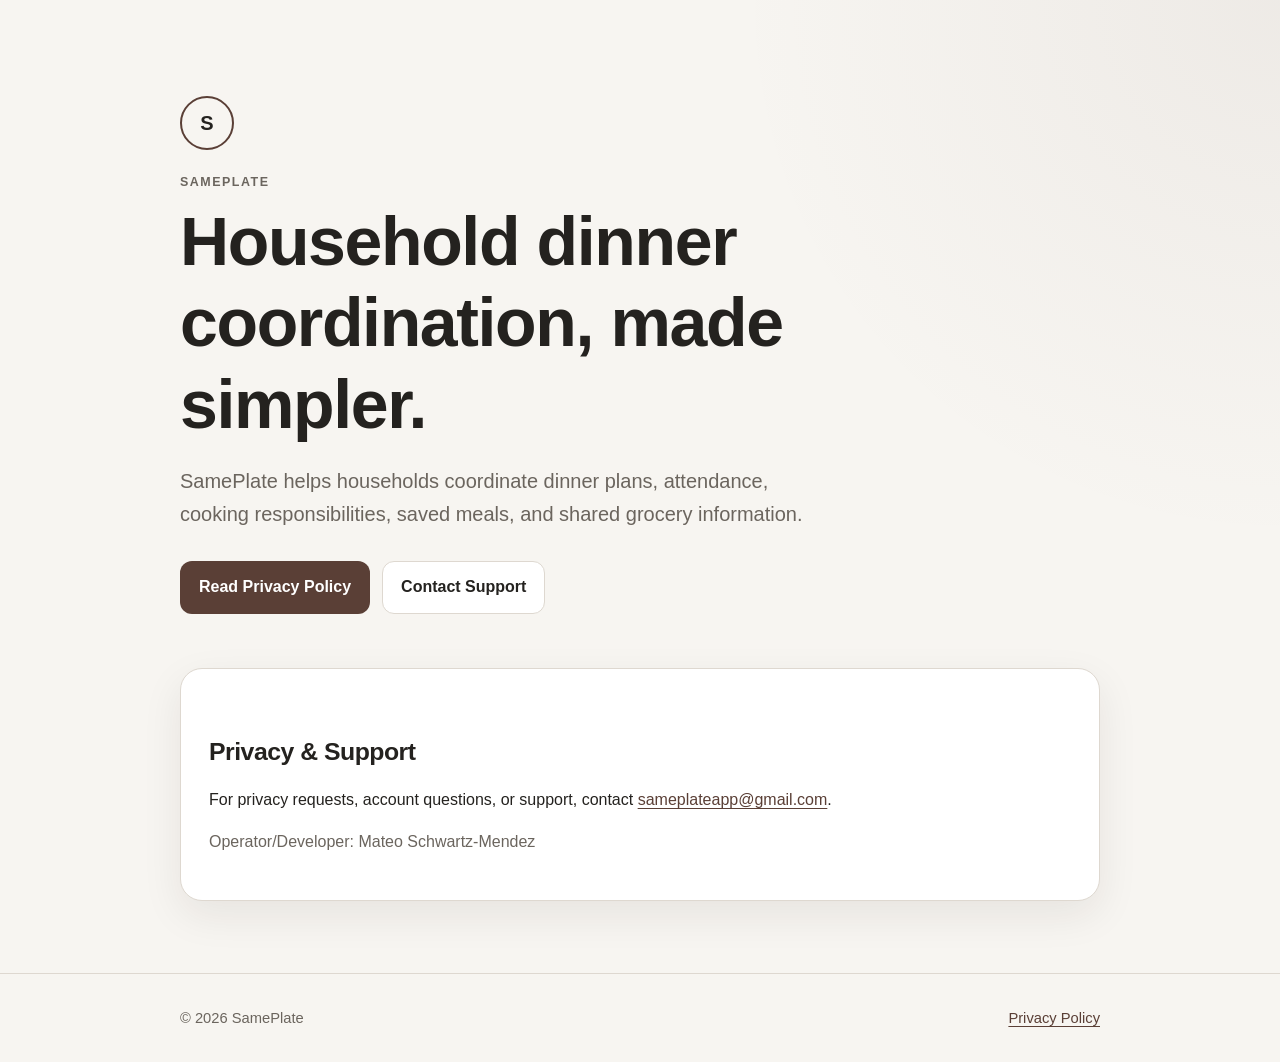
<file: index.html>
<!doctype html>
<html lang="en">
<head>
  <meta charset="utf-8">
  <meta name="viewport" content="width=device-width, initial-scale=1">
  <title>SamePlate</title>
  <meta name="description" content="Privacy and support information for SamePlate.">
  <link rel="stylesheet" href="styles.css">
</head>
<body>
  <main class="shell">
    <section class="hero">
      <div class="brand-mark" aria-hidden="true">S</div>
      <p class="eyebrow">SamePlate</p>
      <h1>Household dinner coordination, made simpler.</h1>
      <p class="lead">
        SamePlate helps households coordinate dinner plans, attendance, cooking responsibilities,
        saved meals, and shared grocery information.
      </p>

      <div class="actions">
        <a class="button primary" href="privacy/">Read Privacy Policy</a>
        <a class="button secondary" href="mailto:sameplateapp@gmail.com">Contact Support</a>
      </div>
    </section>

    <section class="card" aria-labelledby="support-heading">
      <h2 id="support-heading">Privacy &amp; Support</h2>
      <p>
        For privacy requests, account questions, or support, contact
        <a href="mailto:sameplateapp@gmail.com">sameplateapp@gmail.com</a>.
      </p>
      <p class="muted">Operator/Developer: Mateo Schwartz-Mendez</p>
    </section>
  </main>

  <footer>
    <div class="shell footer-inner">
      <span>© 2026 SamePlate</span>
      <a href="privacy/">Privacy Policy</a>
    </div>
  </footer>
</body>
</html>
</file>
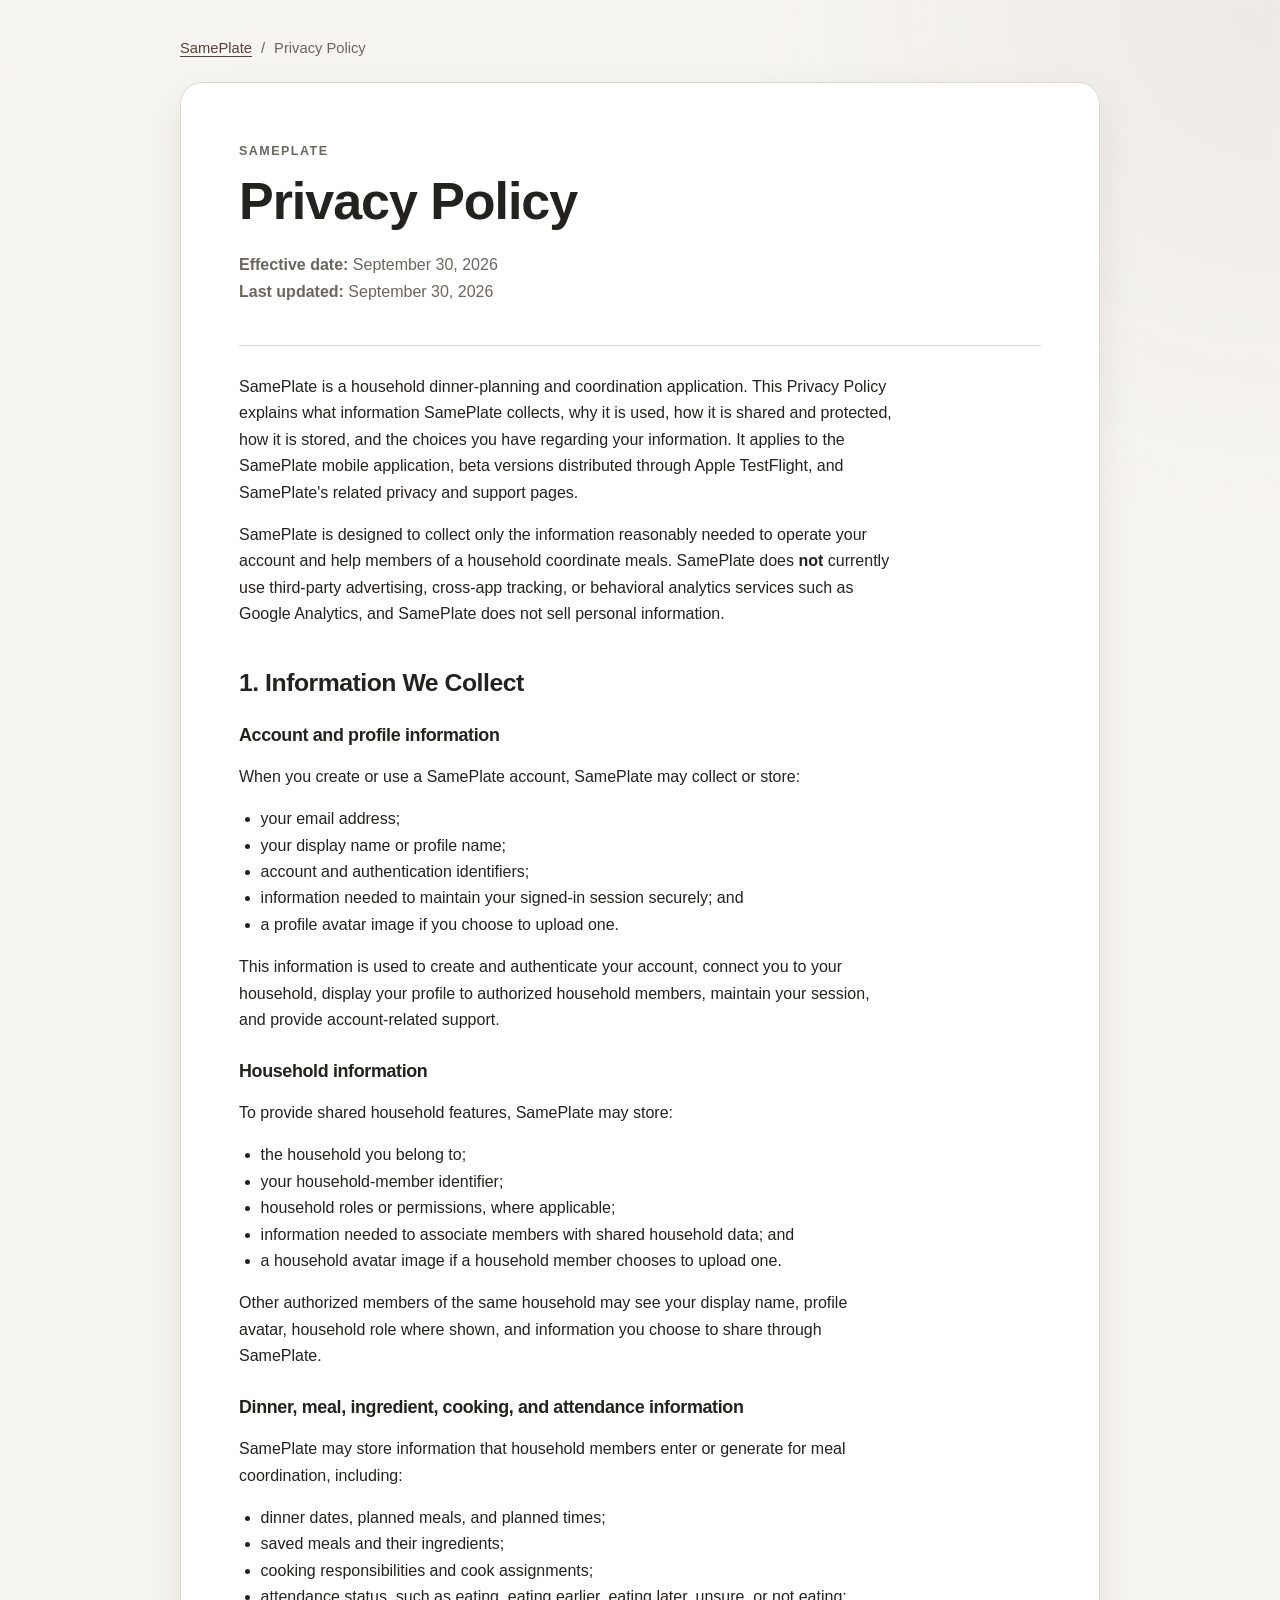
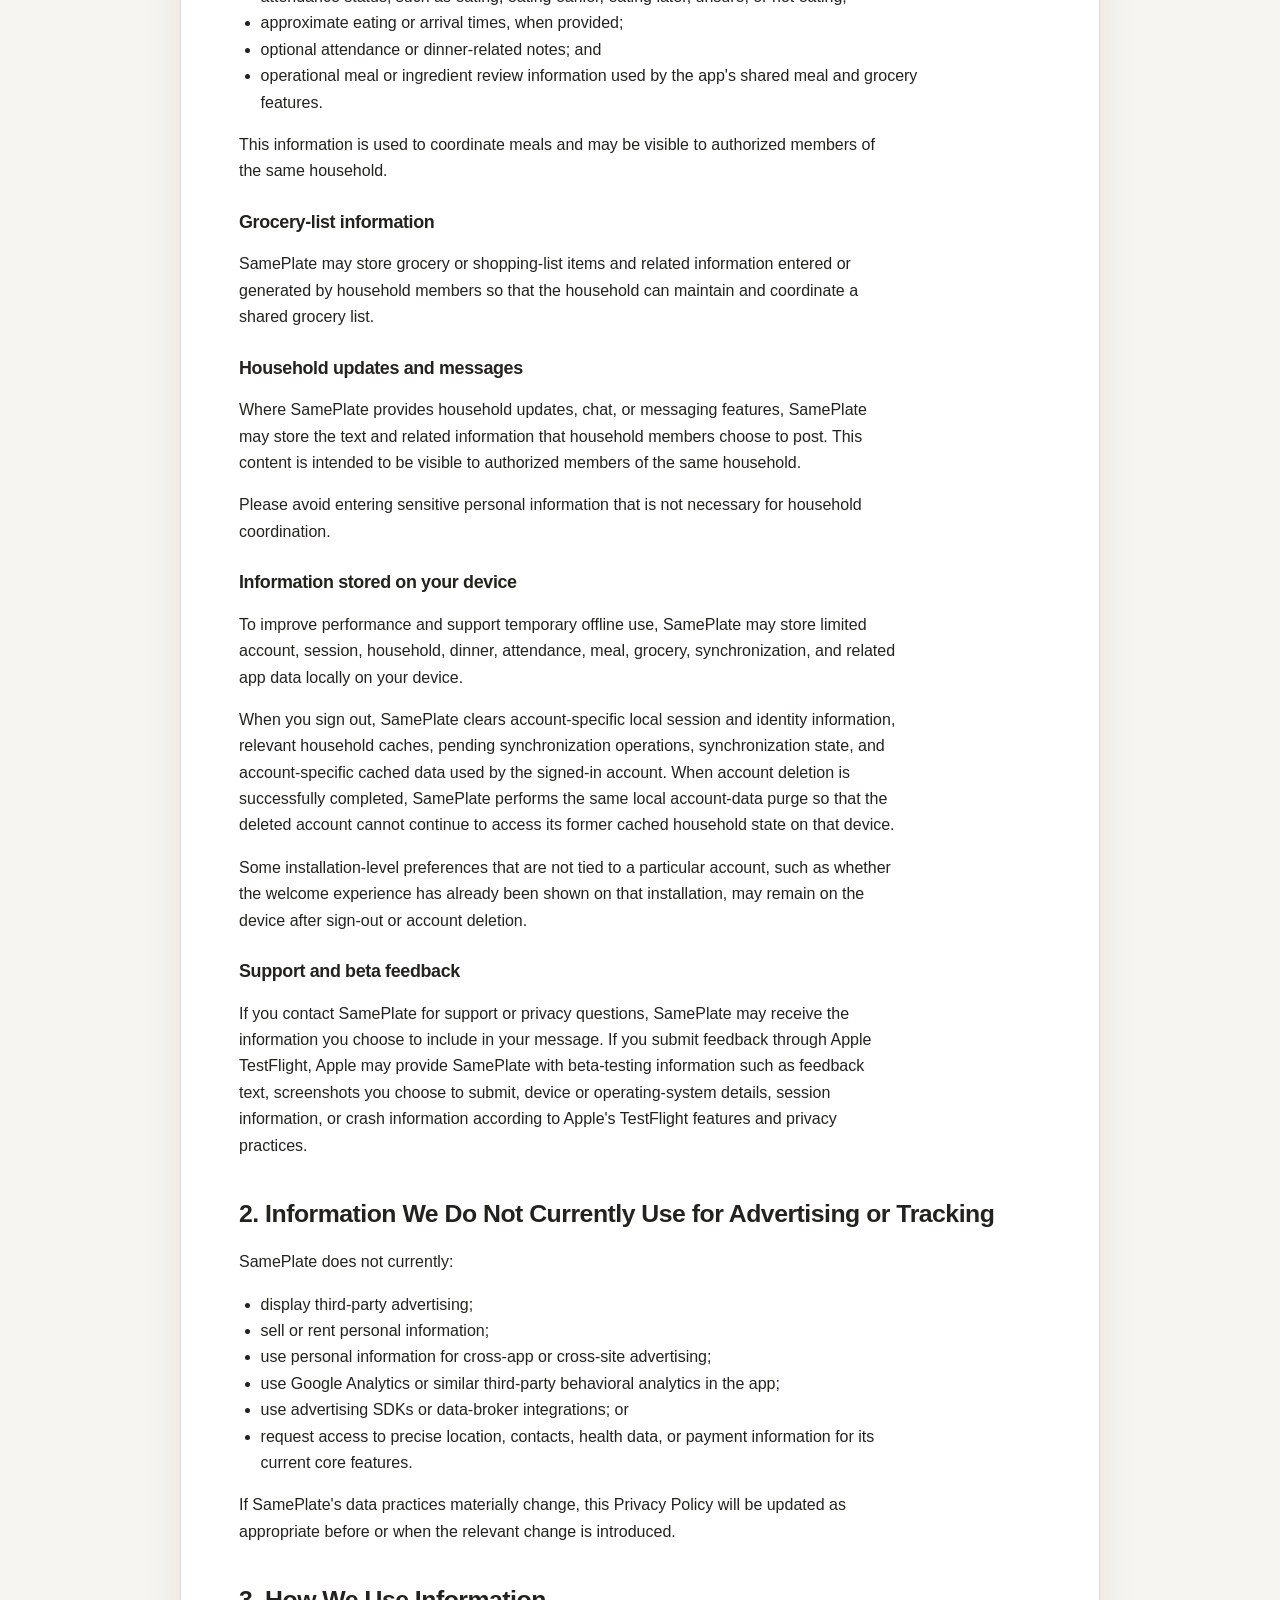
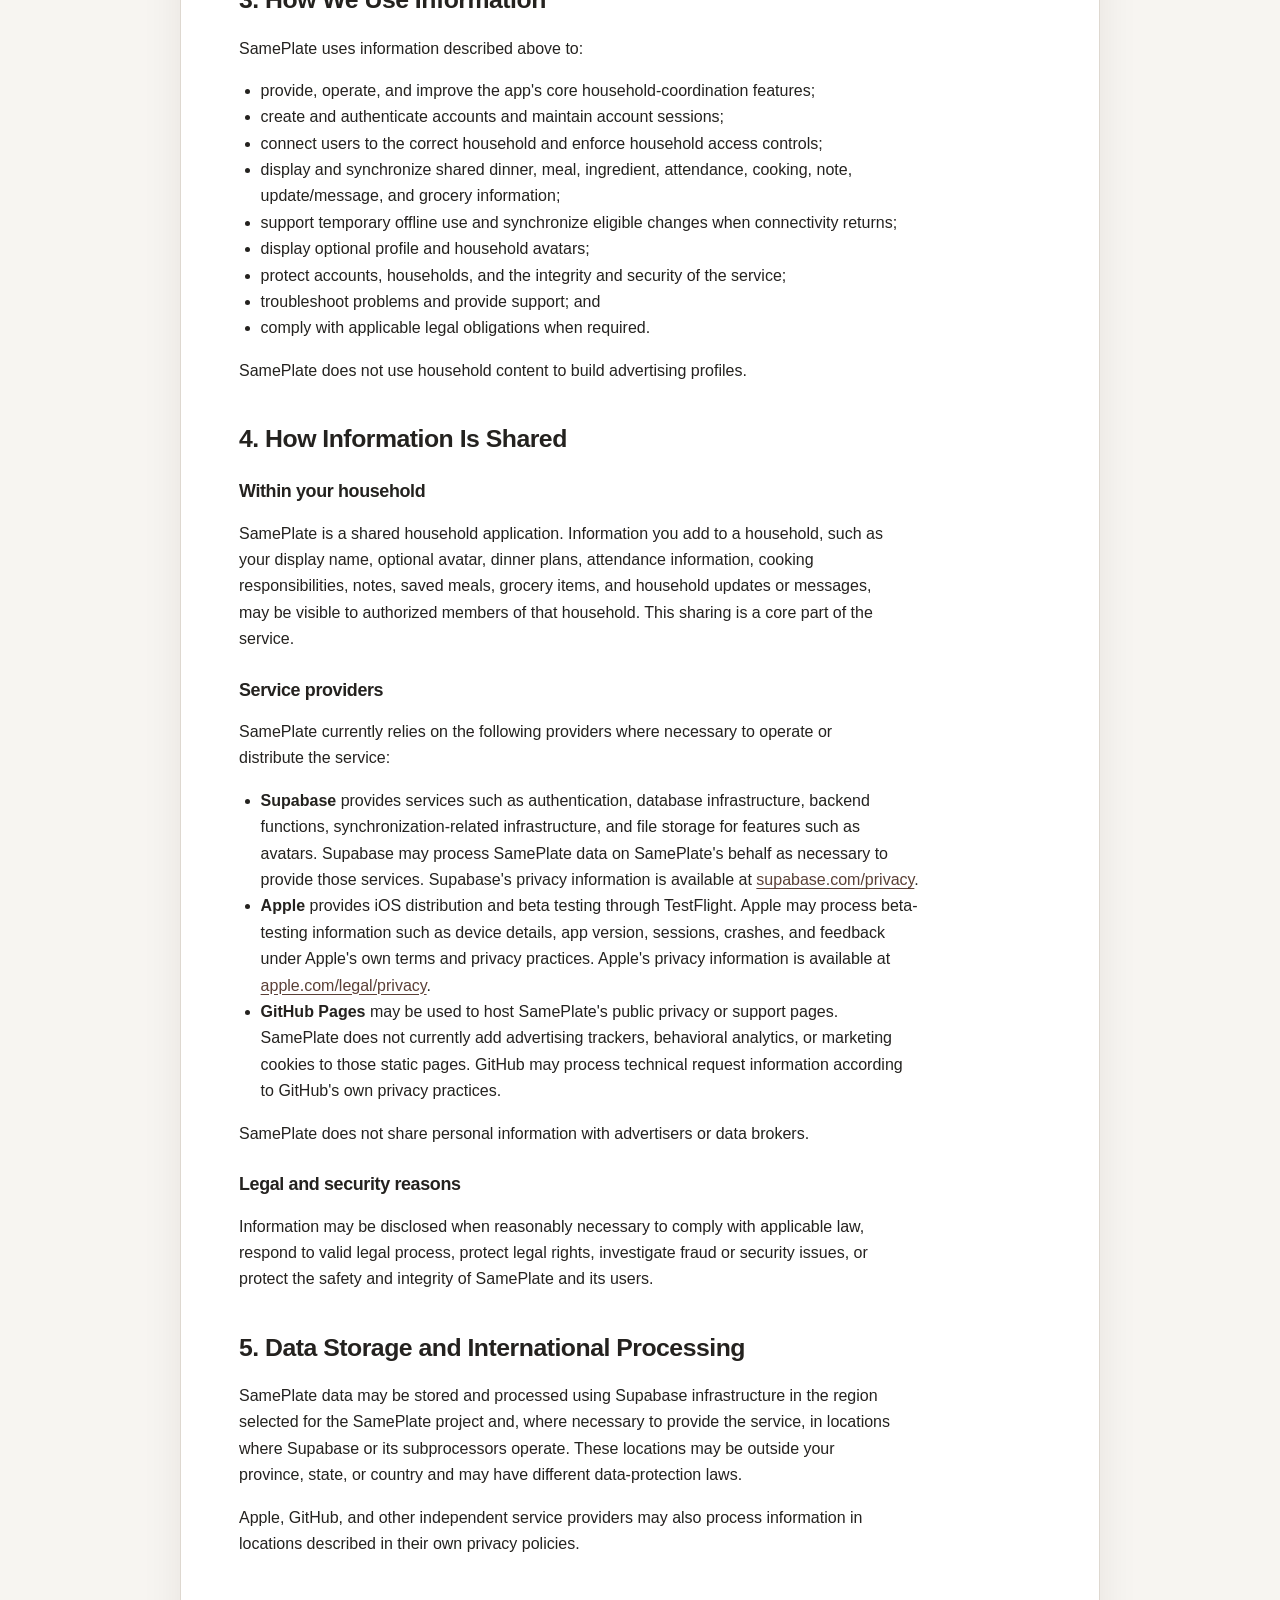
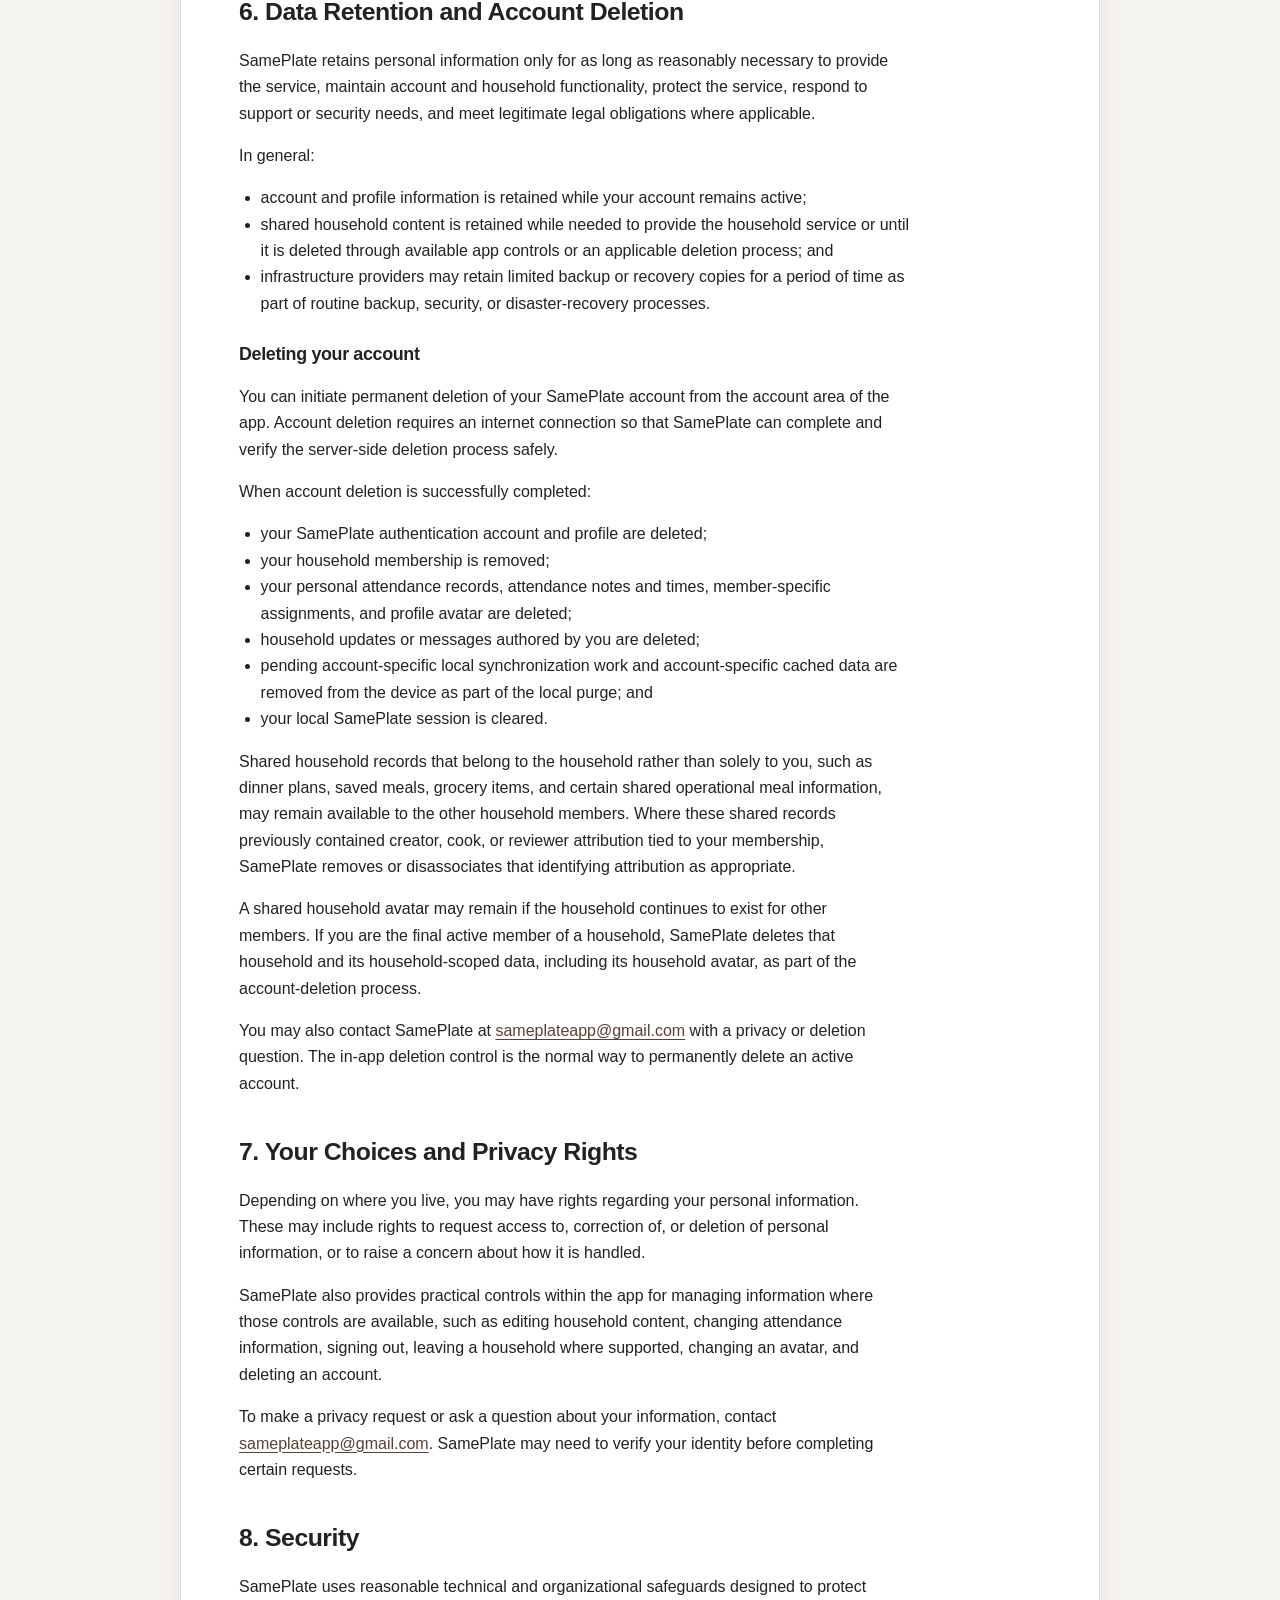
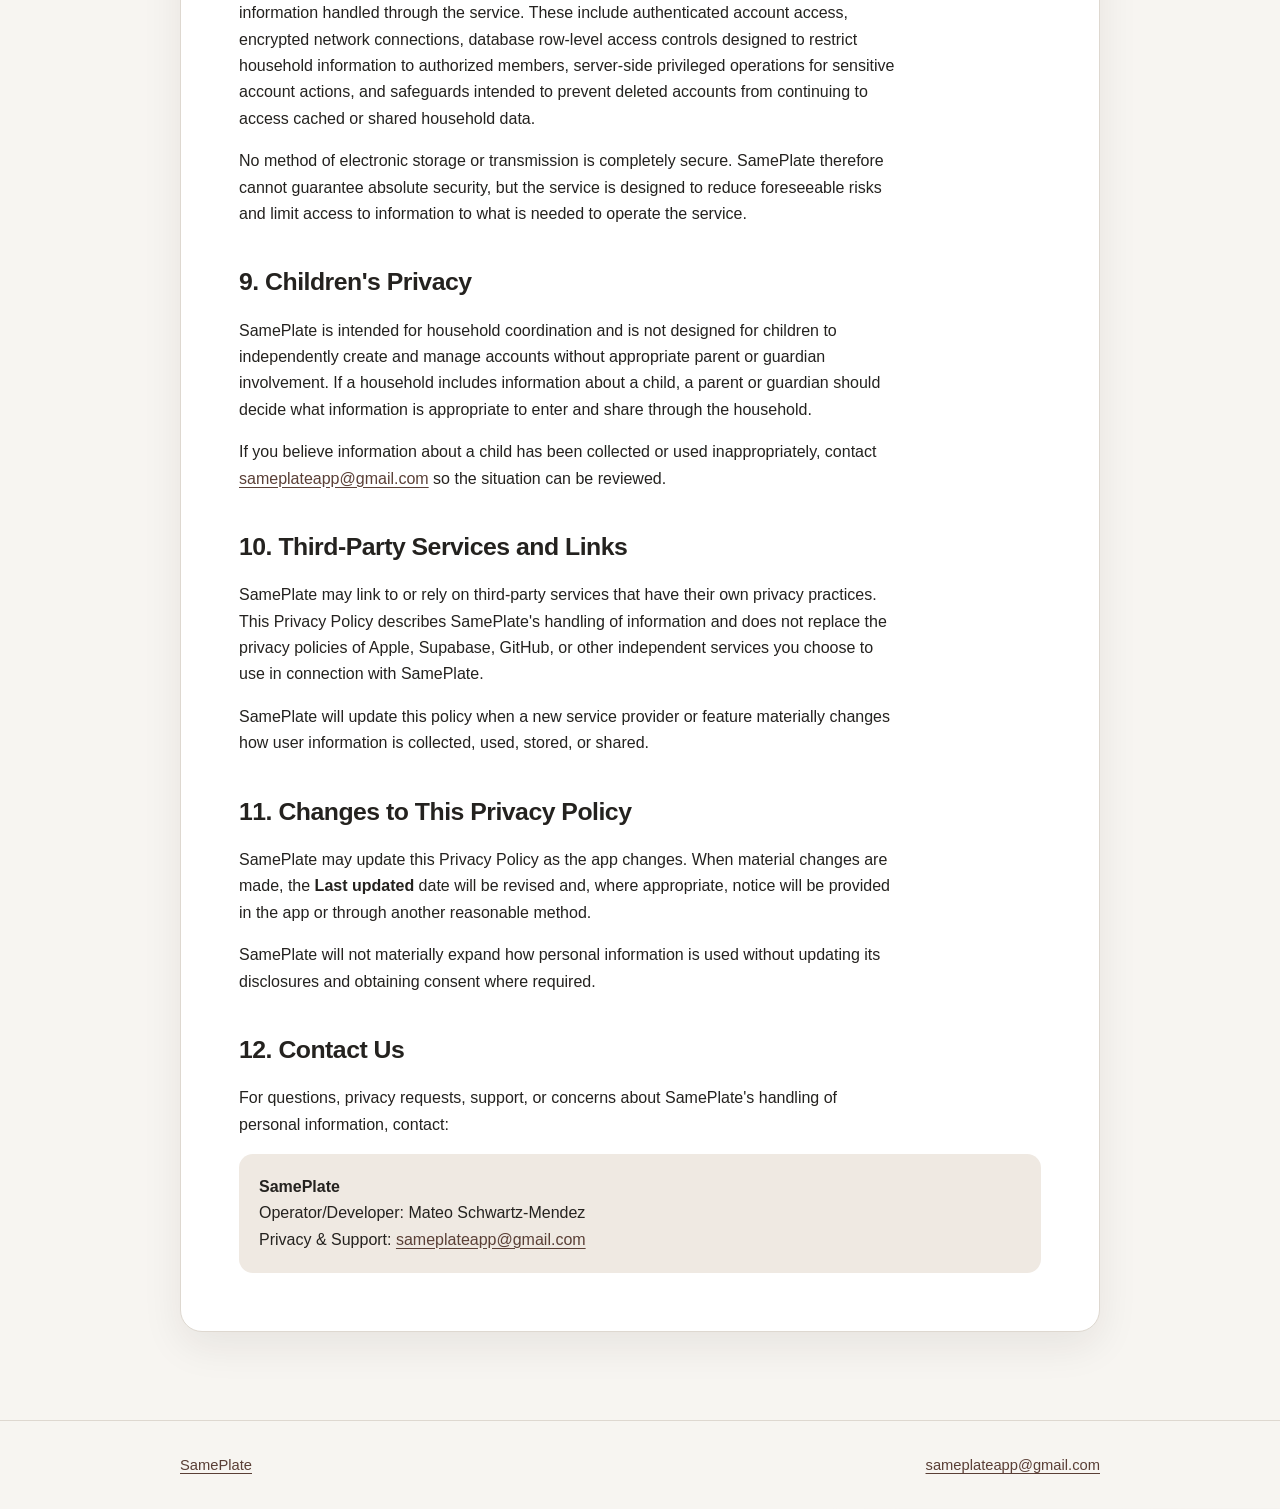
<file: privacy/index.html>
<!doctype html>
<html lang="en">
<head>
  <meta charset="utf-8">
  <meta name="viewport" content="width=device-width, initial-scale=1">
  <title>Privacy Policy — SamePlate</title>
  <meta name="description" content="SamePlate Privacy Policy.">
  <link rel="stylesheet" href="../styles.css">
</head>
<body>
  <main class="shell legal-shell">
    <nav class="topnav" aria-label="Breadcrumb">
      <a href="../">SamePlate</a>
      <span aria-hidden="true">/</span>
      <span>Privacy Policy</span>
    </nav>

    <article class="legal-card">
      <header class="legal-header">
        <p class="eyebrow">SamePlate</p>
        <h1>Privacy Policy</h1>
        <p class="muted"><strong>Effective date:</strong> September 30, 2026<br>
        <strong>Last updated:</strong> September 30, 2026</p>
      </header>

      <p>
        SamePlate is a household dinner-planning and coordination application. This Privacy Policy
        explains what information SamePlate collects, why it is used, how it is shared and protected,
        how it is stored, and the choices you have regarding your information. It applies to the SamePlate
        mobile application, beta versions distributed through Apple TestFlight, and SamePlate's related
        privacy and support pages.
      </p>

      <p>
        SamePlate is designed to collect only the information reasonably needed to operate your account
        and help members of a household coordinate meals. SamePlate does <strong>not</strong> currently use
        third-party advertising, cross-app tracking, or behavioral analytics services such as Google
        Analytics, and SamePlate does not sell personal information.
      </p>

      <h2>1. Information We Collect</h2>

      <h3>Account and profile information</h3>
      <p>When you create or use a SamePlate account, SamePlate may collect or store:</p>
      <ul>
        <li>your email address;</li>
        <li>your display name or profile name;</li>
        <li>account and authentication identifiers;</li>
        <li>information needed to maintain your signed-in session securely; and</li>
        <li>a profile avatar image if you choose to upload one.</li>
      </ul>
      <p>
        This information is used to create and authenticate your account, connect you to your household,
        display your profile to authorized household members, maintain your session, and provide
        account-related support.
      </p>

      <h3>Household information</h3>
      <p>To provide shared household features, SamePlate may store:</p>
      <ul>
        <li>the household you belong to;</li>
        <li>your household-member identifier;</li>
        <li>household roles or permissions, where applicable;</li>
        <li>information needed to associate members with shared household data; and</li>
        <li>a household avatar image if a household member chooses to upload one.</li>
      </ul>
      <p>
        Other authorized members of the same household may see your display name, profile avatar,
        household role where shown, and information you choose to share through SamePlate.
      </p>

      <h3>Dinner, meal, ingredient, cooking, and attendance information</h3>
      <p>SamePlate may store information that household members enter or generate for meal coordination, including:</p>
      <ul>
        <li>dinner dates, planned meals, and planned times;</li>
        <li>saved meals and their ingredients;</li>
        <li>cooking responsibilities and cook assignments;</li>
        <li>attendance status, such as eating, eating earlier, eating later, unsure, or not eating;</li>
        <li>approximate eating or arrival times, when provided;</li>
        <li>optional attendance or dinner-related notes; and</li>
        <li>operational meal or ingredient review information used by the app's shared meal and grocery features.</li>
      </ul>
      <p>This information is used to coordinate meals and may be visible to authorized members of the same household.</p>

      <h3>Grocery-list information</h3>
      <p>
        SamePlate may store grocery or shopping-list items and related information entered or generated
        by household members so that the household can maintain and coordinate a shared grocery list.
      </p>

      <h3>Household updates and messages</h3>
      <p>
        Where SamePlate provides household updates, chat, or messaging features, SamePlate may store the
        text and related information that household members choose to post. This content is intended to be
        visible to authorized members of the same household.
      </p>
      <p>Please avoid entering sensitive personal information that is not necessary for household coordination.</p>

      <h3>Information stored on your device</h3>
      <p>
        To improve performance and support temporary offline use, SamePlate may store limited account,
        session, household, dinner, attendance, meal, grocery, synchronization, and related app data
        locally on your device.
      </p>
      <p>
        When you sign out, SamePlate clears account-specific local session and identity information,
        relevant household caches, pending synchronization operations, synchronization state, and
        account-specific cached data used by the signed-in account. When account deletion is successfully
        completed, SamePlate performs the same local account-data purge so that the deleted account cannot
        continue to access its former cached household state on that device.
      </p>
      <p>
        Some installation-level preferences that are not tied to a particular account, such as whether
        the welcome experience has already been shown on that installation, may remain on the device
        after sign-out or account deletion.
      </p>

      <h3>Support and beta feedback</h3>
      <p>
        If you contact SamePlate for support or privacy questions, SamePlate may receive the information
        you choose to include in your message. If you submit feedback through Apple TestFlight, Apple may
        provide SamePlate with beta-testing information such as feedback text, screenshots you choose to
        submit, device or operating-system details, session information, or crash information according
        to Apple's TestFlight features and privacy practices.
      </p>

      <h2>2. Information We Do Not Currently Use for Advertising or Tracking</h2>
      <p>SamePlate does not currently:</p>
      <ul>
        <li>display third-party advertising;</li>
        <li>sell or rent personal information;</li>
        <li>use personal information for cross-app or cross-site advertising;</li>
        <li>use Google Analytics or similar third-party behavioral analytics in the app;</li>
        <li>use advertising SDKs or data-broker integrations; or</li>
        <li>request access to precise location, contacts, health data, or payment information for its current core features.</li>
      </ul>
      <p>
        If SamePlate's data practices materially change, this Privacy Policy will be updated as appropriate
        before or when the relevant change is introduced.
      </p>

      <h2>3. How We Use Information</h2>
      <p>SamePlate uses information described above to:</p>
      <ul>
        <li>provide, operate, and improve the app's core household-coordination features;</li>
        <li>create and authenticate accounts and maintain account sessions;</li>
        <li>connect users to the correct household and enforce household access controls;</li>
        <li>display and synchronize shared dinner, meal, ingredient, attendance, cooking, note, update/message, and grocery information;</li>
        <li>support temporary offline use and synchronize eligible changes when connectivity returns;</li>
        <li>display optional profile and household avatars;</li>
        <li>protect accounts, households, and the integrity and security of the service;</li>
        <li>troubleshoot problems and provide support; and</li>
        <li>comply with applicable legal obligations when required.</li>
      </ul>
      <p>SamePlate does not use household content to build advertising profiles.</p>

      <h2>4. How Information Is Shared</h2>
      <h3>Within your household</h3>
      <p>
        SamePlate is a shared household application. Information you add to a household, such as your
        display name, optional avatar, dinner plans, attendance information, cooking responsibilities,
        notes, saved meals, grocery items, and household updates or messages, may be visible to authorized
        members of that household. This sharing is a core part of the service.
      </p>

      <h3>Service providers</h3>
      <p>SamePlate currently relies on the following providers where necessary to operate or distribute the service:</p>
      <ul>
        <li><strong>Supabase</strong> provides services such as authentication, database infrastructure,
          backend functions, synchronization-related infrastructure, and file storage for features such as
          avatars. Supabase may process SamePlate data on SamePlate's behalf as necessary to provide those
          services. Supabase's privacy information is available at
          <a href="https://supabase.com/privacy">supabase.com/privacy</a>.</li>
        <li><strong>Apple</strong> provides iOS distribution and beta testing through TestFlight. Apple may
          process beta-testing information such as device details, app version, sessions, crashes, and feedback
          under Apple's own terms and privacy practices. Apple's privacy information is available at
          <a href="https://www.apple.com/legal/privacy/">apple.com/legal/privacy</a>.</li>
        <li><strong>GitHub Pages</strong> may be used to host SamePlate's public privacy or support pages.
          SamePlate does not currently add advertising trackers, behavioral analytics, or marketing cookies
          to those static pages. GitHub may process technical request information according to GitHub's own
          privacy practices.</li>
      </ul>
      <p>SamePlate does not share personal information with advertisers or data brokers.</p>

      <h3>Legal and security reasons</h3>
      <p>
        Information may be disclosed when reasonably necessary to comply with applicable law, respond to
        valid legal process, protect legal rights, investigate fraud or security issues, or protect the safety
        and integrity of SamePlate and its users.
      </p>

      <h2>5. Data Storage and International Processing</h2>
      <p>
        SamePlate data may be stored and processed using Supabase infrastructure in the region selected for
        the SamePlate project and, where necessary to provide the service, in locations where Supabase or its
        subprocessors operate. These locations may be outside your province, state, or country and may have
        different data-protection laws.
      </p>
      <p>
        Apple, GitHub, and other independent service providers may also process information in locations
        described in their own privacy policies.
      </p>

      <h2>6. Data Retention and Account Deletion</h2>
      <p>
        SamePlate retains personal information only for as long as reasonably necessary to provide the
        service, maintain account and household functionality, protect the service, respond to support or
        security needs, and meet legitimate legal obligations where applicable.
      </p>
      <p>In general:</p>
      <ul>
        <li>account and profile information is retained while your account remains active;</li>
        <li>shared household content is retained while needed to provide the household service or until it is deleted through available app controls or an applicable deletion process; and</li>
        <li>infrastructure providers may retain limited backup or recovery copies for a period of time as part of routine backup, security, or disaster-recovery processes.</li>
      </ul>

      <h3>Deleting your account</h3>
      <p>
        You can initiate permanent deletion of your SamePlate account from the account area of the app.
        Account deletion requires an internet connection so that SamePlate can complete and verify the
        server-side deletion process safely.
      </p>
      <p>When account deletion is successfully completed:</p>
      <ul>
        <li>your SamePlate authentication account and profile are deleted;</li>
        <li>your household membership is removed;</li>
        <li>your personal attendance records, attendance notes and times, member-specific assignments, and profile avatar are deleted;</li>
        <li>household updates or messages authored by you are deleted;</li>
        <li>pending account-specific local synchronization work and account-specific cached data are removed from the device as part of the local purge; and</li>
        <li>your local SamePlate session is cleared.</li>
      </ul>
      <p>
        Shared household records that belong to the household rather than solely to you, such as dinner
        plans, saved meals, grocery items, and certain shared operational meal information, may remain
        available to the other household members. Where these shared records previously contained creator,
        cook, or reviewer attribution tied to your membership, SamePlate removes or disassociates that
        identifying attribution as appropriate.
      </p>
      <p>
        A shared household avatar may remain if the household continues to exist for other members. If you
        are the final active member of a household, SamePlate deletes that household and its household-scoped
        data, including its household avatar, as part of the account-deletion process.
      </p>
      <p>
        You may also contact SamePlate at
        <a href="mailto:sameplateapp@gmail.com">sameplateapp@gmail.com</a> with a privacy or deletion question.
        The in-app deletion control is the normal way to permanently delete an active account.
      </p>

      <h2>7. Your Choices and Privacy Rights</h2>
      <p>
        Depending on where you live, you may have rights regarding your personal information. These may
        include rights to request access to, correction of, or deletion of personal information, or to raise
        a concern about how it is handled.
      </p>
      <p>
        SamePlate also provides practical controls within the app for managing information where those
        controls are available, such as editing household content, changing attendance information, signing
        out, leaving a household where supported, changing an avatar, and deleting an account.
      </p>
      <p>
        To make a privacy request or ask a question about your information, contact
        <a href="mailto:sameplateapp@gmail.com">sameplateapp@gmail.com</a>. SamePlate may need to verify your
        identity before completing certain requests.
      </p>

      <h2>8. Security</h2>
      <p>
        SamePlate uses reasonable technical and organizational safeguards designed to protect information
        handled through the service. These include authenticated account access, encrypted network
        connections, database row-level access controls designed to restrict household information to
        authorized members, server-side privileged operations for sensitive account actions, and safeguards
        intended to prevent deleted accounts from continuing to access cached or shared household data.
      </p>
      <p>
        No method of electronic storage or transmission is completely secure. SamePlate therefore cannot
        guarantee absolute security, but the service is designed to reduce foreseeable risks and limit access
        to information to what is needed to operate the service.
      </p>

      <h2>9. Children's Privacy</h2>
      <p>
        SamePlate is intended for household coordination and is not designed for children to independently
        create and manage accounts without appropriate parent or guardian involvement. If a household
        includes information about a child, a parent or guardian should decide what information is appropriate
        to enter and share through the household.
      </p>
      <p>
        If you believe information about a child has been collected or used inappropriately, contact
        <a href="mailto:sameplateapp@gmail.com">sameplateapp@gmail.com</a> so the situation can be reviewed.
      </p>

      <h2>10. Third-Party Services and Links</h2>
      <p>
        SamePlate may link to or rely on third-party services that have their own privacy practices. This
        Privacy Policy describes SamePlate's handling of information and does not replace the privacy policies
        of Apple, Supabase, GitHub, or other independent services you choose to use in connection with SamePlate.
      </p>
      <p>
        SamePlate will update this policy when a new service provider or feature materially changes how user
        information is collected, used, stored, or shared.
      </p>

      <h2>11. Changes to This Privacy Policy</h2>
      <p>
        SamePlate may update this Privacy Policy as the app changes. When material changes are made, the
        <strong>Last updated</strong> date will be revised and, where appropriate, notice will be provided in
        the app or through another reasonable method.
      </p>
      <p>
        SamePlate will not materially expand how personal information is used without updating its disclosures
        and obtaining consent where required.
      </p>

      <h2>12. Contact Us</h2>
      <p>For questions, privacy requests, support, or concerns about SamePlate's handling of personal information, contact:</p>
      <address>
        <strong>SamePlate</strong><br>
        Operator/Developer: Mateo Schwartz-Mendez<br>
        Privacy &amp; Support:
        <a href="mailto:sameplateapp@gmail.com">sameplateapp@gmail.com</a>
      </address>
    </article>
  </main>

  <footer>
    <div class="shell footer-inner">
      <a href="../">SamePlate</a>
      <a href="mailto:sameplateapp@gmail.com">sameplateapp@gmail.com</a>
    </div>
  </footer>
</body>
</html>
</file>
<file: styles.css>
:root {
  color-scheme: light;
  --bg: #f7f5f1;
  --surface: #ffffff;
  --text: #24221f;
  --muted: #6b655e;
  --line: #ded8d0;
  --accent: #5a3f36;
  --accent-dark: #3e2c26;
  --soft: #efe9e2;
  --shadow: 0 14px 40px rgba(35, 28, 23, 0.08);
}

* { box-sizing: border-box; }

html {
  font-family: -apple-system, BlinkMacSystemFont, "Segoe UI", Roboto, Helvetica, Arial, sans-serif;
  background: var(--bg);
  color: var(--text);
  line-height: 1.65;
}

body {
  margin: 0;
  min-height: 100vh;
  background:
    radial-gradient(circle at top right, rgba(90,63,54,.06), transparent 34rem),
    var(--bg);
}

a {
  color: var(--accent);
  text-underline-offset: 3px;
}

a:hover { color: var(--accent-dark); }

a:focus-visible,
.button:focus-visible {
  outline: 3px solid #8d6d60;
  outline-offset: 4px;
  border-radius: 8px;
}

.shell {
  width: min(920px, calc(100% - 40px));
  margin: 0 auto;
}

.hero {
  padding: 96px 0 54px;
  max-width: 740px;
}

.brand-mark {
  display: grid;
  place-items: center;
  width: 54px;
  height: 54px;
  border: 2px solid var(--accent);
  border-radius: 50%;
  font-weight: 700;
  font-size: 1.25rem;
  margin-bottom: 22px;
}

.eyebrow {
  margin: 0 0 8px;
  text-transform: uppercase;
  letter-spacing: .12em;
  font-size: .78rem;
  font-weight: 700;
  color: var(--muted);
}

h1, h2, h3 {
  line-height: 1.2;
  letter-spacing: -0.02em;
}

h1 {
  font-size: clamp(2.25rem, 7vw, 4.25rem);
  margin: 0 0 20px;
}

h2 {
  margin-top: 2.5rem;
  font-size: 1.55rem;
}

h3 {
  margin-top: 1.7rem;
  font-size: 1.12rem;
}

.lead {
  font-size: clamp(1.05rem, 2vw, 1.25rem);
  color: var(--muted);
  max-width: 650px;
}

.actions {
  display: flex;
  flex-wrap: wrap;
  gap: 12px;
  margin-top: 30px;
}

.button {
  display: inline-block;
  padding: 12px 18px;
  border-radius: 12px;
  font-weight: 650;
  text-decoration: none;
  border: 1px solid transparent;
}

.button.primary {
  background: var(--accent);
  color: white;
}

.button.primary:hover {
  background: var(--accent-dark);
  color: white;
}

.button.secondary {
  background: var(--surface);
  border-color: var(--line);
  color: var(--text);
}

.card, .legal-card {
  background: var(--surface);
  border: 1px solid var(--line);
  box-shadow: var(--shadow);
  border-radius: 22px;
}

.card {
  padding: 28px;
  margin-bottom: 72px;
}

.muted { color: var(--muted); }

footer {
  border-top: 1px solid var(--line);
  margin-top: 56px;
}

.footer-inner {
  min-height: 88px;
  display: flex;
  align-items: center;
  justify-content: space-between;
  gap: 20px;
  flex-wrap: wrap;
  color: var(--muted);
  font-size: .92rem;
}

.legal-shell {
  padding-top: 36px;
  padding-bottom: 32px;
}

.topnav {
  display: flex;
  gap: 9px;
  align-items: center;
  margin-bottom: 22px;
  font-size: .92rem;
  color: var(--muted);
}

.legal-card {
  padding: clamp(26px, 5vw, 58px);
}

.legal-header {
  border-bottom: 1px solid var(--line);
  padding-bottom: 24px;
  margin-bottom: 28px;
}

.legal-card h1 {
  font-size: clamp(2rem, 5vw, 3.25rem);
}

.legal-card p,
.legal-card li {
  max-width: 74ch;
}

.legal-card ul {
  padding-left: 1.35rem;
}

address {
  font-style: normal;
  background: var(--soft);
  padding: 20px;
  border-radius: 14px;
  margin-top: 12px;
}

@media (max-width: 600px) {
  .shell {
    width: min(100% - 24px, 920px);
  }

  .hero {
    padding-top: 58px;
  }

  .legal-shell {
    padding-top: 20px;
  }

  .legal-card {
    border-radius: 16px;
    padding: 22px 18px;
  }

  .footer-inner {
    align-items: flex-start;
    flex-direction: column;
    justify-content: center;
    padding: 20px 0;
  }
}

@media (prefers-reduced-motion: reduce) {
  *, *::before, *::after {
    scroll-behavior: auto !important;
    transition: none !important;
  }
}
</file>
